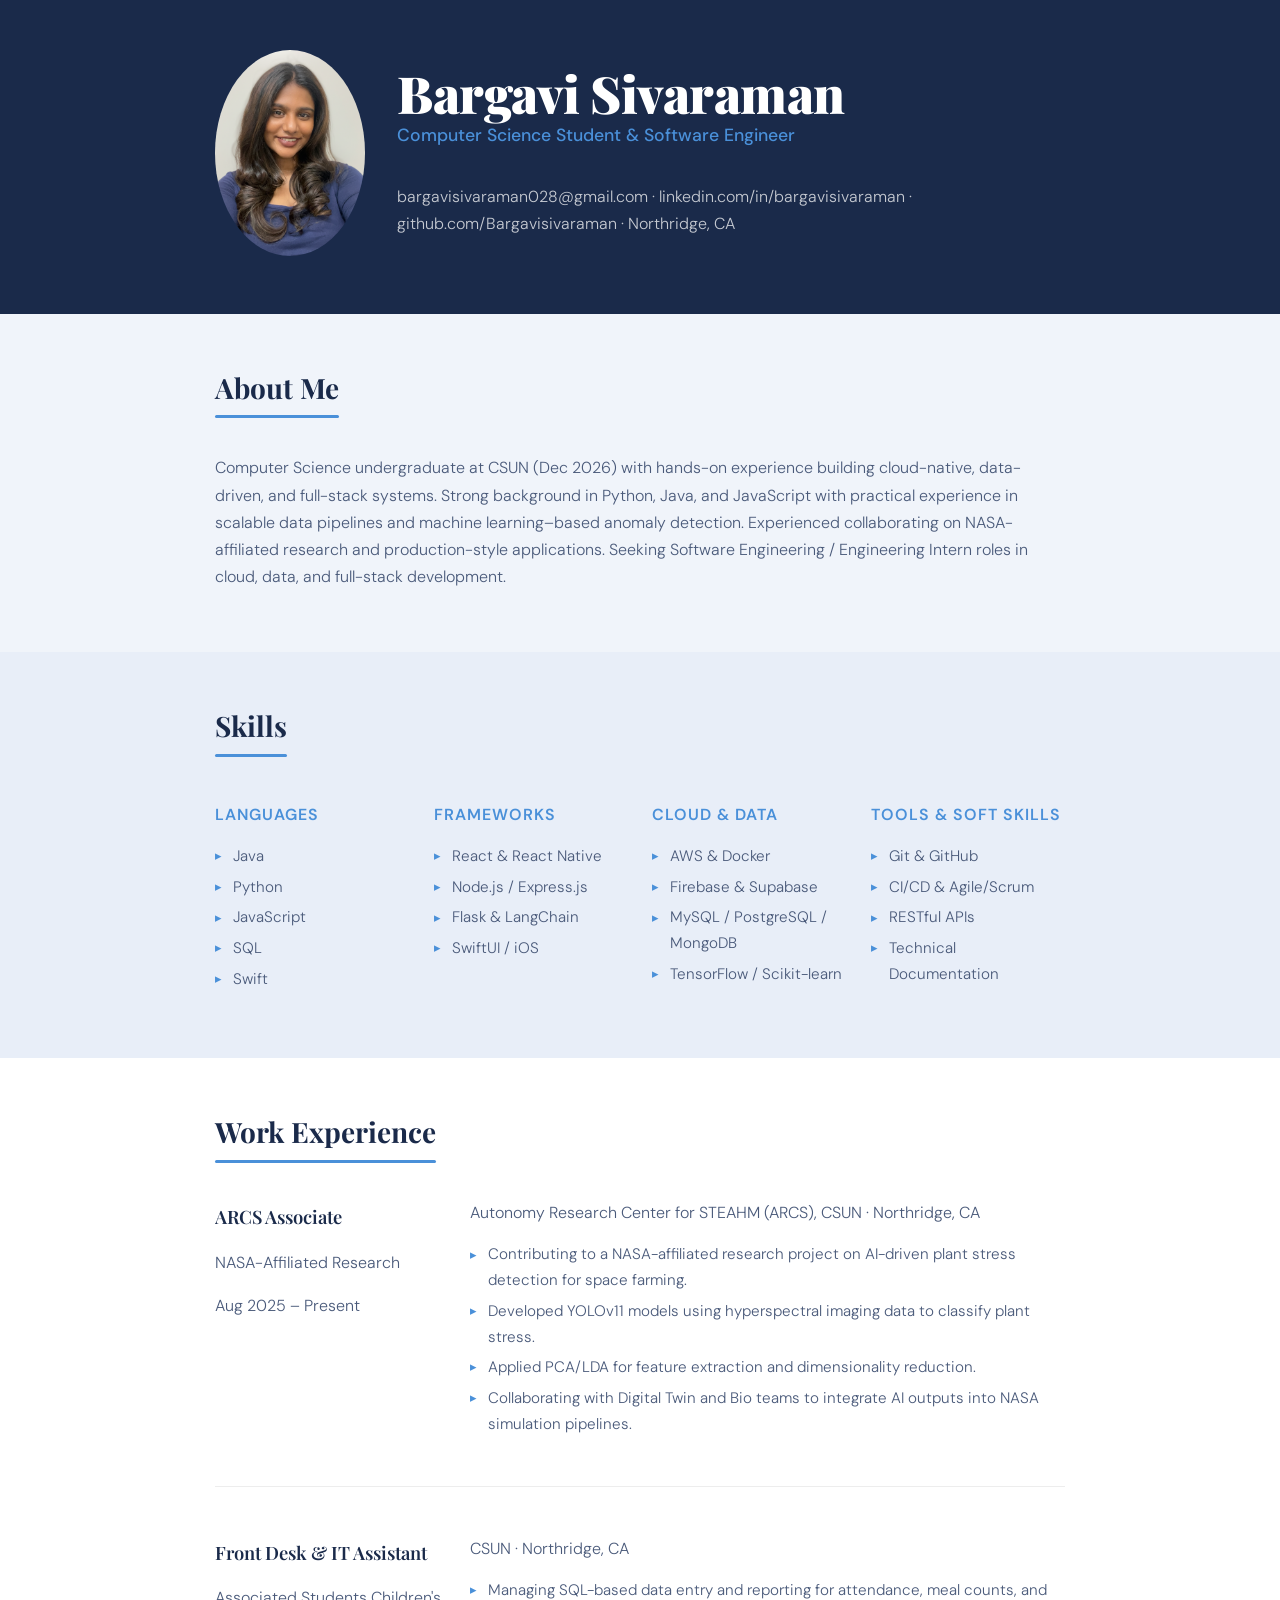
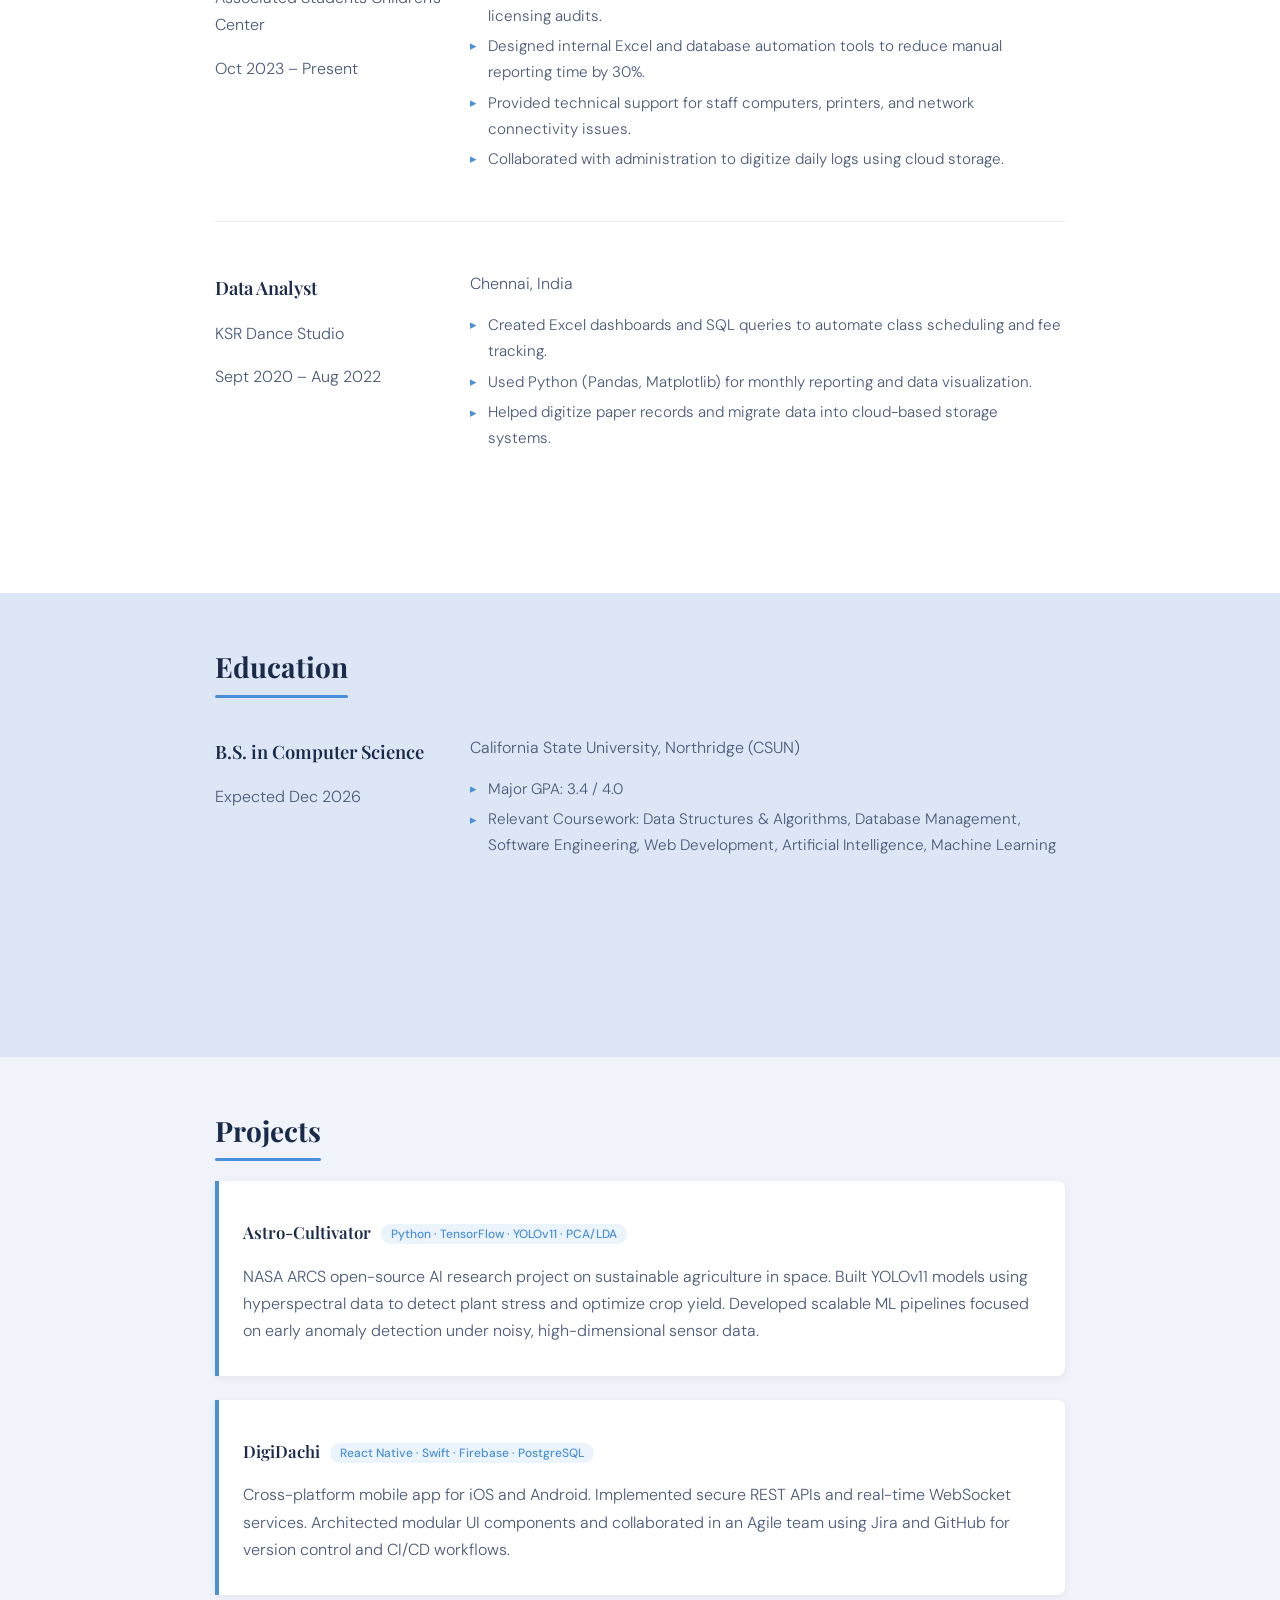
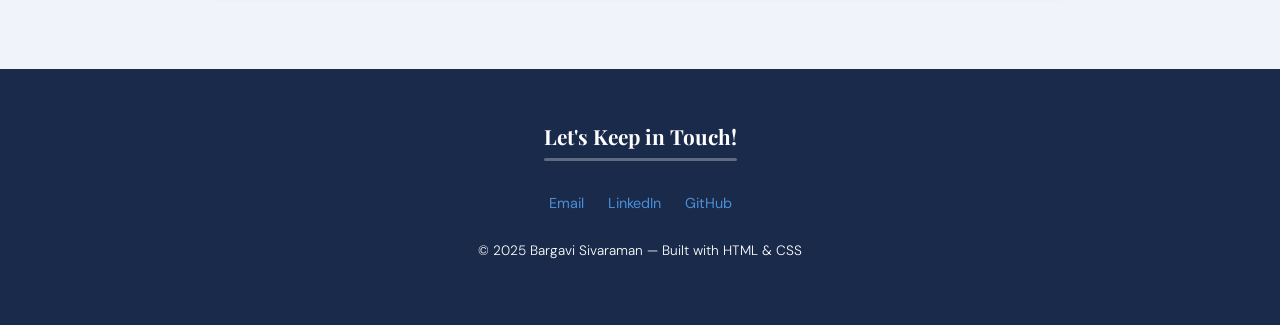
<file: index.html>
<!DOCTYPE html>
<html lang="en">
<head>
  <meta charset="UTF-8" />
  <meta name="viewport" content="width=device-width, initial-scale=1.0"/>
  <title>Bargavi Sivaraman | Resume</title>
  <link rel="preconnect" href="https://fonts.googleapis.com">
  <link rel="preconnect" href="https://fonts.gstatic.com" crossorigin>
  <link href="https://fonts.googleapis.com/css2?family=Playfair+Display:wght@400;600;700;900&family=DM+Sans:wght@300;400;500;600&display=swap" rel="stylesheet">
  <link rel="stylesheet" href="css/styles.css">
</head>
<body>

  <header class="site-header">
    <div class="content-wrap">
      <div class="column-narrow">
        <img src="images/profile.jpg" alt="Bargavi Sivaraman" class="profile-img">
      </div>
      <div class="column-wide">
        <h1>Bargavi Sivaraman</h1>
        <h2>Computer Science Student & Software Engineer</h2>
        <p>bargavisivaraman028@gmail.com · linkedin.com/in/bargavisivaraman · github.com/Bargavisivaraman · Northridge, CA</p>
      </div>
    </div>
  </header>

  <section class="summary-section">
    <div class="content-wrap">
      <h2>About Me</h2>
      <p>Computer Science undergraduate at CSUN (Dec 2026) with hands-on experience building cloud-native, data-driven, and full-stack systems. Strong background in Python, Java, and JavaScript with practical experience in scalable data pipelines and machine learning–based anomaly detection. Experienced collaborating on NASA-affiliated research and production-style applications. Seeking Software Engineering / Engineering Intern roles in cloud, data, and full-stack development.</p>
    </div>
  </section>

  <section class="skills-section">
    <div class="content-wrap">
      <h2>Skills</h2>
      <div class="skills-grid">
        <div class="skill-group">
          <h3>Languages</h3>
          <ul>
            <li>Java</li>
            <li>Python</li>
            <li>JavaScript</li>
            <li>SQL</li>
            <li>Swift</li>
          </ul>
        </div>
        <div class="skill-group">
          <h3>Frameworks</h3>
          <ul>
            <li>React &amp; React Native</li>
            <li>Node.js / Express.js</li>
            <li>Flask &amp; LangChain</li>
            <li>SwiftUI / iOS</li>
          </ul>
        </div>
        <div class="skill-group">
          <h3>Cloud &amp; Data</h3>
          <ul>
            <li>AWS &amp; Docker</li>
            <li>Firebase &amp; Supabase</li>
            <li>MySQL / PostgreSQL / MongoDB</li>
            <li>TensorFlow / Scikit-learn</li>
          </ul>
        </div>
        <div class="skill-group">
          <h3>Tools &amp; Soft Skills</h3>
          <ul>
            <li>Git &amp; GitHub</li>
            <li>CI/CD &amp; Agile/Scrum</li>
            <li>RESTful APIs</li>
            <li>Technical Documentation</li>
          </ul>
        </div>
      </div>
    </div>
  </section>

  <section class="work-section">
    <div class="content-wrap">
      <h2>Work Experience</h2>

      <article class="job">
        <div class="column-narrow">
          <h3>ARCS Associate</h3>
          <p>NASA-Affiliated Research</p>
          <p>Aug 2025 – Present</p>
        </div>
        <div class="column-wide">
          <p>Autonomy Research Center for STEAHM (ARCS), CSUN · Northridge, CA</p>
          <ul>
            <li>Contributing to a NASA-affiliated research project on AI-driven plant stress detection for space farming.</li>
            <li>Developed YOLOv11 models using hyperspectral imaging data to classify plant stress.</li>
            <li>Applied PCA/LDA for feature extraction and dimensionality reduction.</li>
            <li>Collaborating with Digital Twin and Bio teams to integrate AI outputs into NASA simulation pipelines.</li>
          </ul>
        </div>
      </article>

      <article class="job">
        <div class="column-narrow">
          <h3>Front Desk &amp; IT Assistant</h3>
          <p>Associated Students Children's Center</p>
          <p>Oct 2023 – Present</p>
        </div>
        <div class="column-wide">
          <p>CSUN · Northridge, CA</p>
          <ul>
            <li>Managing SQL-based data entry and reporting for attendance, meal counts, and licensing audits.</li>
            <li>Designed internal Excel and database automation tools to reduce manual reporting time by 30%.</li>
            <li>Provided technical support for staff computers, printers, and network connectivity issues.</li>
            <li>Collaborated with administration to digitize daily logs using cloud storage.</li>
          </ul>
        </div>
      </article>

      <article class="job">
        <div class="column-narrow">
          <h3>Data Analyst</h3>
          <p>KSR Dance Studio</p>
          <p>Sept 2020 – Aug 2022</p>
        </div>
        <div class="column-wide">
          <p>Chennai, India</p>
          <ul>
            <li>Created Excel dashboards and SQL queries to automate class scheduling and fee tracking.</li>
            <li>Used Python (Pandas, Matplotlib) for monthly reporting and data visualization.</li>
            <li>Helped digitize paper records and migrate data into cloud-based storage systems.</li>
          </ul>
        </div>
      </article>
    </div>
  </section>

  <section class="education-section">
    <div class="content-wrap">
      <h2>Education</h2>

      <article class="edu-item">
        <div class="column-narrow">
          <h3>B.S. in Computer Science</h3>
          <p>Expected Dec 2026</p>
        </div>
        <div class="column-wide">
          <p>California State University, Northridge (CSUN)</p>
          <ul>
            <li>Major GPA: 3.4 / 4.0</li>
            <li>Relevant Coursework: Data Structures &amp; Algorithms, Database Management, Software Engineering, Web Development, Artificial Intelligence, Machine Learning</li>
          </ul>
        </div>
      </article>
    </div>
  </section>

  <section class="projects-section">
    <div class="content-wrap">
      <h2>Projects</h2>

      <article class="project-item">
        <h3>Astro-Cultivator <span class="project-tag">Python · TensorFlow · YOLOv11 · PCA/LDA</span></h3>
        <p>NASA ARCS open-source AI research project on sustainable agriculture in space. Built YOLOv11 models using hyperspectral data to detect plant stress and optimize crop yield. Developed scalable ML pipelines focused on early anomaly detection under noisy, high-dimensional sensor data.</p>
      </article>

      <article class="project-item">
        <h3>DigiDachi <span class="project-tag">React Native · Swift · Firebase · PostgreSQL</span></h3>
        <p>Cross-platform mobile app for iOS and Android. Implemented secure REST APIs and real-time WebSocket services. Architected modular UI components and collaborated in an Agile team using Jira and GitHub for version control and CI/CD workflows.</p>
      </article>
    </div>
  </section>

  <footer class="site-footer">
    <div class="content-wrap">
      <h2>Let's Keep in Touch!</h2>
      <div class="contact-info">
        <a href="mailto:bargavisivaraman028@gmail.com">Email</a>
        <a href="https://linkedin.com/in/bargavisivaraman">LinkedIn</a>
        <a href="https://github.com/Bargavisivaraman">GitHub</a>
      </div>
      <p>&copy; 2025 Bargavi Sivaraman &mdash; Built with HTML &amp; CSS</p>
    </div>
  </footer>

</body>
</html>
</file>
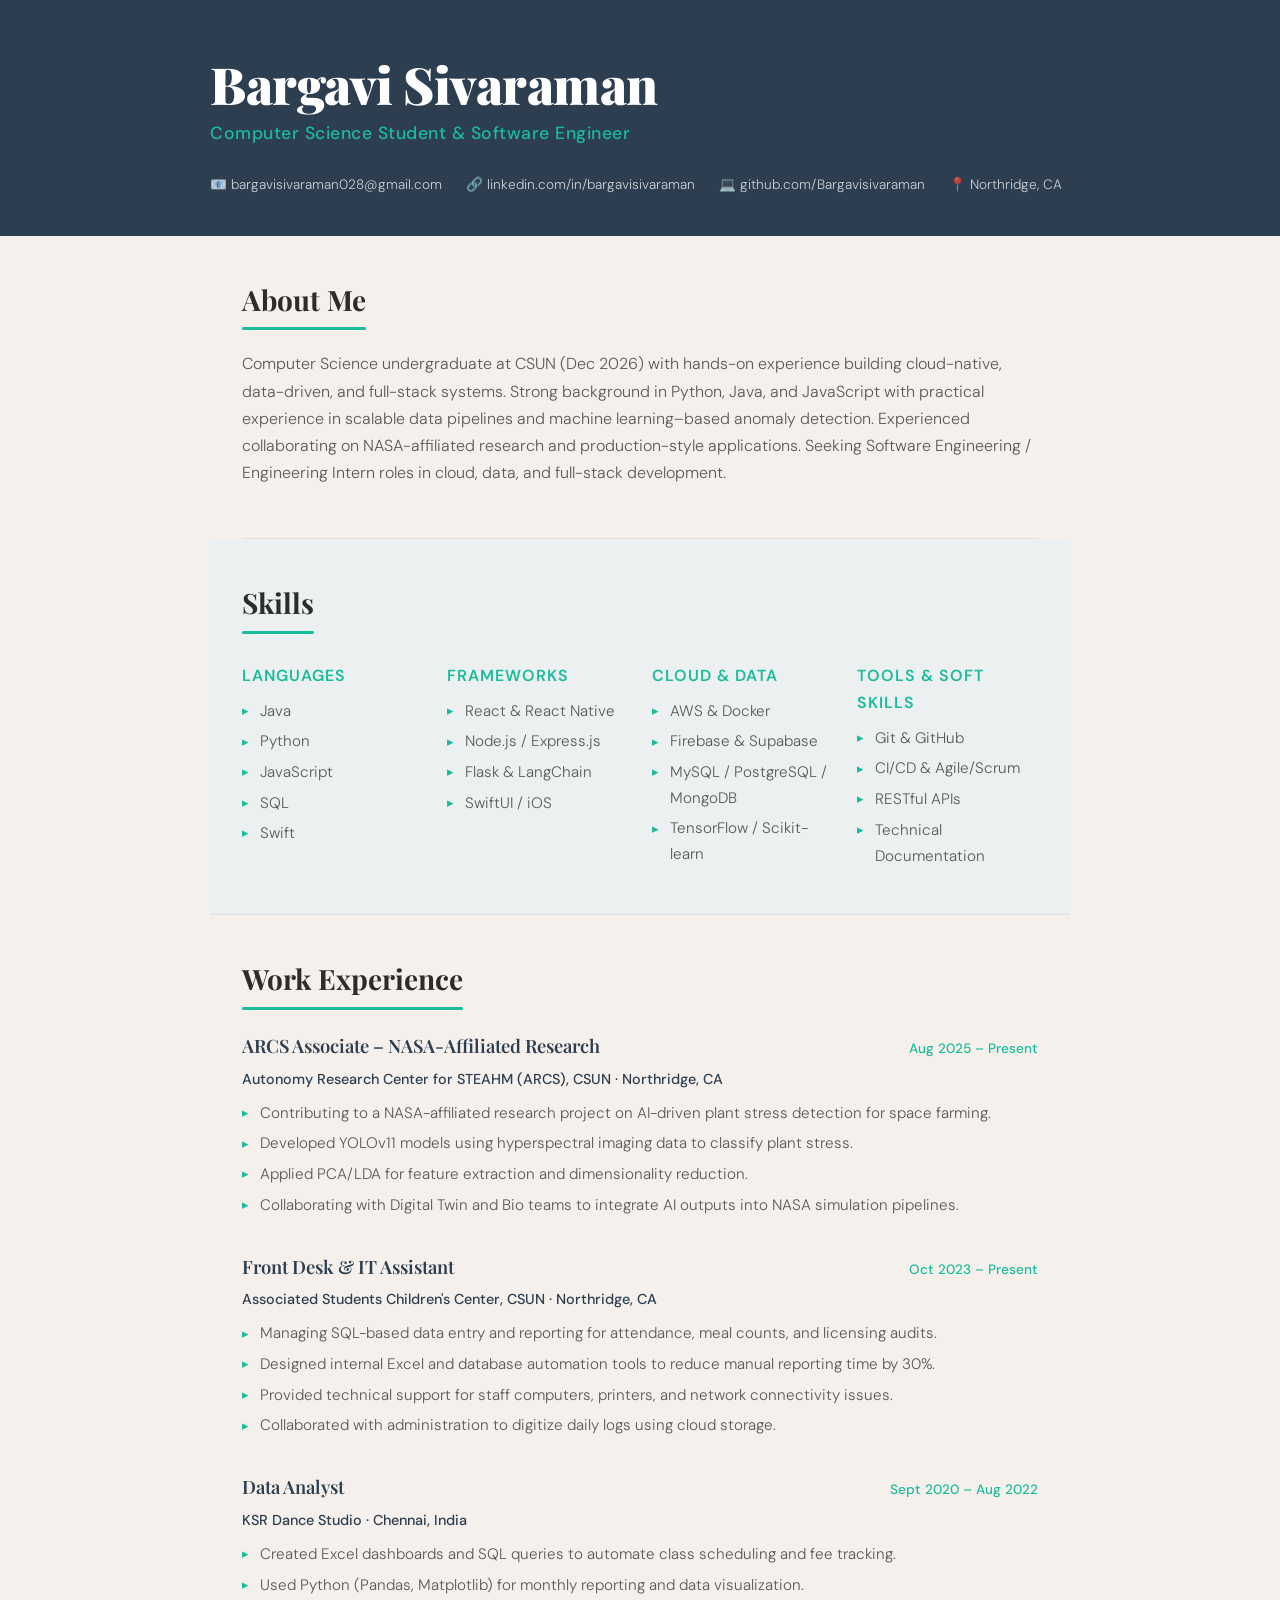
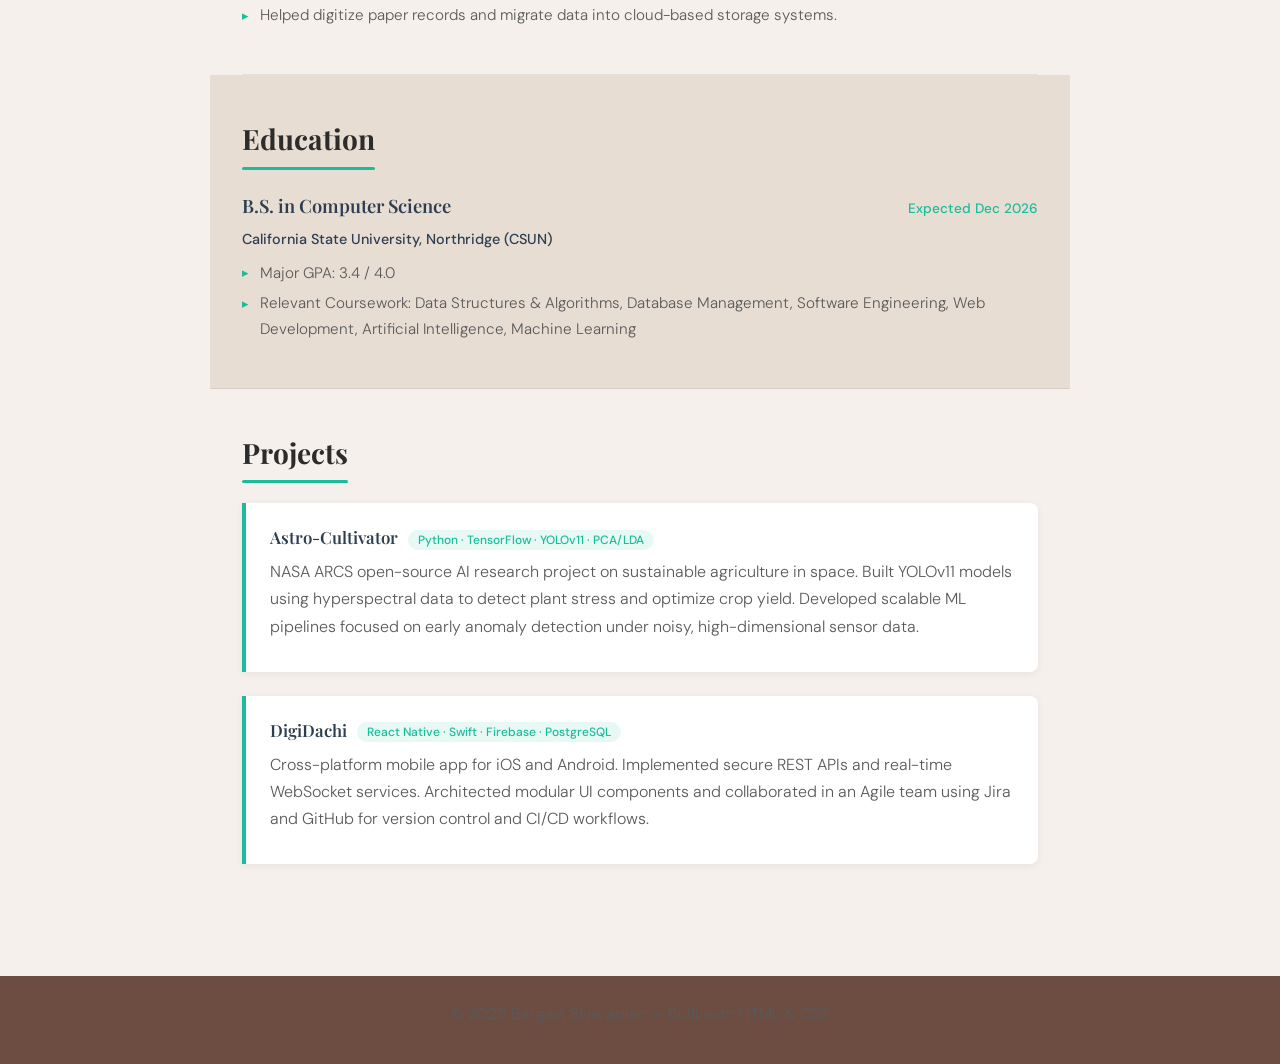
<file: homework 6/index.html>
<!DOCTYPE html>
<html lang="en">
<head>
  <meta charset="UTF-8" />
  <meta name="viewport" content="width=device-width, initial-scale=1.0"/>
  <title>Bargavi Sivaraman | Resume</title>

  <!-- Google Fonts: Playfair Display + DM Sans -->
  <link rel="preconnect" href="https://fonts.googleapis.com">
  <link rel="preconnect" href="https://fonts.gstatic.com" crossorigin>
  <link href="https://fonts.googleapis.com/css2?family=Playfair+Display:wght@400;600;700;900&family=DM+Sans:wght@300;400;500;600&display=swap" rel="stylesheet">

  <!-- External Stylesheet -->
  <link rel="stylesheet" href="css/styles.css">
</head>
<body>

  <header class="site-header">
    <div class="header-inner">
      <h1>Bargavi Sivaraman</h1>
      <p class="tagline">Computer Science Student & Software Engineer</p>
      <div class="contact-bar">
        <span>📧 bargavisivaraman028@gmail.com</span>
        <span>🔗 linkedin.com/in/bargavisivaraman</span>
        <span>💻 github.com/Bargavisivaraman</span>
        <span>📍 Northridge, CA</span>
      </div>
    </div>
  </header>

  <main class="container">

    <section class="section summary-section">
      <h2>About Me</h2>
      <p>Computer Science undergraduate at CSUN (Dec 2026) with hands-on experience building cloud-native, data-driven, and full-stack systems. Strong background in Python, Java, and JavaScript with practical experience in scalable data pipelines and machine learning–based anomaly detection. Experienced collaborating on NASA-affiliated research and production-style applications. Seeking Software Engineering / Engineering Intern roles in cloud, data, and full-stack development.</p>
    </section>

    <section class="section skills-section">
      <h2>Skills</h2>
      <div class="skills-grid">
        <div class="skill-group">
          <h3>Languages</h3>
          <ul>
            <li>Java</li>
            <li>Python</li>
            <li>JavaScript</li>
            <li>SQL</li>
            <li>Swift</li>
          </ul>
        </div>
        <div class="skill-group">
          <h3>Frameworks</h3>
          <ul>
            <li>React &amp; React Native</li>
            <li>Node.js / Express.js</li>
            <li>Flask &amp; LangChain</li>
            <li>SwiftUI / iOS</li>
          </ul>
        </div>
        <div class="skill-group">
          <h3>Cloud &amp; Data</h3>
          <ul>
            <li>AWS &amp; Docker</li>
            <li>Firebase &amp; Supabase</li>
            <li>MySQL / PostgreSQL / MongoDB</li>
            <li>TensorFlow / Scikit-learn</li>
          </ul>
        </div>
        <div class="skill-group">
          <h3>Tools &amp; Soft Skills</h3>
          <ul>
            <li>Git &amp; GitHub</li>
            <li>CI/CD &amp; Agile/Scrum</li>
            <li>RESTful APIs</li>
            <li>Technical Documentation</li>
          </ul>
        </div>
      </div>
    </section>

    <section class="section work-section">
      <h2>Work Experience</h2>

      <article class="job">
        <div class="job-header">
          <h3>ARCS Associate – NASA-Affiliated Research</h3>
          <span class="job-date">Aug 2025 – Present</span>
        </div>
        <p class="job-company">Autonomy Research Center for STEAHM (ARCS), CSUN · Northridge, CA</p>
        <ul>
          <li>Contributing to a NASA-affiliated research project on AI-driven plant stress detection for space farming.</li>
          <li>Developed YOLOv11 models using hyperspectral imaging data to classify plant stress.</li>
          <li>Applied PCA/LDA for feature extraction and dimensionality reduction.</li>
          <li>Collaborating with Digital Twin and Bio teams to integrate AI outputs into NASA simulation pipelines.</li>
        </ul>
      </article>

      <article class="job">
        <div class="job-header">
          <h3>Front Desk &amp; IT Assistant</h3>
          <span class="job-date">Oct 2023 – Present</span>
        </div>
        <p class="job-company">Associated Students Children's Center, CSUN · Northridge, CA</p>
        <ul>
          <li>Managing SQL-based data entry and reporting for attendance, meal counts, and licensing audits.</li>
          <li>Designed internal Excel and database automation tools to reduce manual reporting time by 30%.</li>
          <li>Provided technical support for staff computers, printers, and network connectivity issues.</li>
          <li>Collaborated with administration to digitize daily logs using cloud storage.</li>
        </ul>
      </article>

      <article class="job">
        <div class="job-header">
          <h3>Data Analyst</h3>
          <span class="job-date">Sept 2020 – Aug 2022</span>
        </div>
        <p class="job-company">KSR Dance Studio · Chennai, India</p>
        <ul>
          <li>Created Excel dashboards and SQL queries to automate class scheduling and fee tracking.</li>
          <li>Used Python (Pandas, Matplotlib) for monthly reporting and data visualization.</li>
          <li>Helped digitize paper records and migrate data into cloud-based storage systems.</li>
        </ul>
      </article>
    </section>

    <section class="section education-section">
      <h2>Education</h2>

      <article class="edu-item">
        <div class="job-header">
          <h3>B.S. in Computer Science</h3>
          <span class="job-date">Expected Dec 2026</span>
        </div>
        <p class="job-company">California State University, Northridge (CSUN)</p>
        <ul>
          <li>Major GPA: 3.4 / 4.0</li>
          <li>Relevant Coursework: Data Structures &amp; Algorithms, Database Management, Software Engineering, Web Development, Artificial Intelligence, Machine Learning</li>
        </ul>
      </article>
    </section>

    <section class="section projects-section">
      <h2>Projects</h2>

      <article class="project-item">
        <h3>Astro-Cultivator <span class="project-tag">Python · TensorFlow · YOLOv11 · PCA/LDA</span></h3>
        <p>NASA ARCS open-source AI research project on sustainable agriculture in space. Built YOLOv11 models using hyperspectral data to detect plant stress and optimize crop yield. Developed scalable ML pipelines focused on early anomaly detection under noisy, high-dimensional sensor data.</p>
      </article>

      <article class="project-item">
        <h3>DigiDachi <span class="project-tag">React Native · Swift · Firebase · PostgreSQL</span></h3>
        <p>Cross-platform mobile app for iOS and Android. Implemented secure REST APIs and real-time WebSocket services. Architected modular UI components and collaborated in an Agile team using Jira and GitHub for version control and CI/CD workflows.</p>
      </article>
    </section>

  </main>

  <footer class="site-footer">
    <p>&copy; 2025 Bargavi Sivaraman &mdash; Built with HTML &amp; CSS</p>
  </footer>

</body>
</html>
</file>
<file: css/styles.css>
* {
  box-sizing: border-box;
}

:root {
  --color-dark:    #1a2a4a;
  --color-accent:  #4A90D9;
  --color-bg:      #f0f4fa;
  --color-sand:    #dce6f5;
  --color-light:   #e8eef8;
  --color-text:    #1a2a4a;
  --color-muted:   #4a5a7a;

  --font-display: 'Playfair Display', Georgia, serif;
  --font-body:    'DM Sans', Helvetica, sans-serif;
}

body {
  font-family: var(--font-body);
  font-weight: 400;
  font-size: 16px;
  line-height: 1.7;
  color: var(--color-text);
  background-color: var(--color-bg);
  margin: 0;
}

.content-wrap {
  max-width: 950px;
  margin: 0 auto;
  padding: 50px;
  overflow: hidden;
}

h1 {
  font-family: var(--font-display);
  font-size: 3.2rem;
  font-weight: 900;
  letter-spacing: -0.5px;
  line-height: 1.1;
  margin: 0;
}

h2 {
  font-family: var(--font-display);
  font-size: 1.75rem;
  font-weight: 700;
  margin-top: 0;
  margin-bottom: 1.25rem;
  position: relative;
  display: inline-block;
}

h2::after {
  content: '';
  display: block;
  height: 3px;
  width: 100%;
  background: #4A90D9;
  margin-top: 4px;
  border-radius: 2px;
}

h3 {
  font-family: var(--font-display);
  font-size: 1.15rem;
  font-weight: 600;
  color: var(--color-dark);
  margin-bottom: 0.2rem;
}

p {
  font-family: var(--font-body);
  font-weight: 300;
  font-size: 1rem;
  color: var(--color-muted);
  margin-bottom: 0.75rem;
}

ul {
  list-style: none;
  padding-left: 0;
}

ul li {
  font-family: var(--font-body);
  font-size: 0.95rem;
  font-weight: 300;
  color: var(--color-muted);
  padding-left: 1.2em;
  position: relative;
  margin-bottom: 0.3rem;
}

ul li::before {
  content: '▸';
  position: absolute;
  left: 0;
  color: var(--color-accent);
  font-size: 0.8rem;
  top: 0.1em;
}

.column-narrow {
  width: 30%;
  float: left;
  padding-right: 3%;
  min-height: 175px;
}

.column-wide {
  width: 70%;
  float: left;
  min-height: 225px;
}

.site-header {
  background-color: var(--color-dark);
  color: #fff;
}

.site-header .content-wrap {
  display: flex;
  align-items: center;
  gap: 2rem;
}

.site-header .column-narrow,
.site-header .column-wide {
  float: none;
  min-height: unset;
}

.site-header .column-narrow {
  width: auto;
  padding-right: 0;
  flex-shrink: 0;
}

.site-header .column-wide {
  width: auto;
  flex: 1;
}

.site-header h1 {
  color: #fff;
}

.site-header h2 {
  color: #4A90D9;
  font-size: 1.1rem;
  font-weight: 500;
  font-family: var(--font-body);
  margin: 0 0 1rem 0;
}

.site-header h2::after {
  display: none;
}

.site-header p {
  color: rgba(255,255,255,0.75);
  font-weight: 300;
}

.profile-img {
  border-radius: 50%;
  width: 150px;
}

.summary-section   { background-color: var(--color-bg); }
.skills-section    { background-color: var(--color-light); }
.work-section      { background-color: #ffffff; }
.education-section { background-color: var(--color-sand); }
.projects-section  { background-color: var(--color-bg); }

.skills-grid {
  display: grid;
  grid-template-columns: repeat(auto-fit, minmax(180px, 1fr));
  gap: 1.5rem;
  margin-top: 0.5rem;
}

.skill-group h3 {
  font-size: 1rem;
  font-weight: 600;
  color: var(--color-accent);
  text-transform: uppercase;
  letter-spacing: 1px;
  margin-bottom: 0.6rem;
  font-family: var(--font-body);
}

.job, .edu-item {
  overflow: hidden;
  margin-bottom: 2rem;
  padding-bottom: 2rem;
  border-bottom: 1px solid rgba(0,0,0,0.07);
}

.job:last-child, .edu-item:last-child {
  border-bottom: none;
}

.project-item {
  margin-bottom: 1.5rem;
  padding: 1.25rem 1.5rem;
  background: #fff;
  border-left: 4px solid var(--color-accent);
  border-radius: 0 8px 8px 0;
  box-shadow: 0 2px 8px rgba(0,0,0,0.06);
}

.project-item h3 {
  margin-bottom: 0.4rem;
  font-size: 1.05rem;
}

.project-tag {
  font-family: var(--font-body);
  font-size: 0.75rem;
  font-weight: 500;
  color: var(--color-accent);
  background: rgba(74,144,217,0.1);
  border-radius: 20px;
  padding: 2px 10px;
  margin-left: 6px;
  vertical-align: middle;
}

footer {
  text-align: center;
}

.site-footer {
  background-color: var(--color-dark);
  color: #ffffff;
}

.site-footer h2 {
  color: #ffffff;
  font-size: 1.3rem;
}

.site-footer h2::after {
  background: rgba(255,255,255,0.3);
}

.site-footer p {
  color: #ffffff;
  font-size: 0.85rem;
}

.contact-info a {
  padding: 10px;
  display: inline-block;
  color: #4A90D9;
  text-decoration: none;
  font-family: var(--font-body);
  font-size: 0.9rem;
}

.contact-info a:hover {
  color: #fff;
}

@media (max-width: 600px) {
  h1 { font-size: 2.2rem; }
  h2 { font-size: 1.4rem; }
  .column-narrow, .column-wide { width: 100%; float: none; }
  .content-wrap { padding: 25px; }
}
</file>
<file: homework 6/css/styles.css>
:root {
  --color-dark:    #2C3E50;
  --color-accent:  #1ABC9C;
  --color-bg:      #F5F0EB;
  --color-sand:    #E8DDD3;
  --color-brown:   #6D4C41;
  --color-light:   #ECF0F1;
  --color-text:    #2C2C2C;
  --color-muted:   #5a5a5a;
  --font-display: 'Playfair Display', Georgia, serif;
  --font-body:    'DM Sans', Helvetica, sans-serif;
}
*, *::before, *::after { box-sizing: border-box; margin: 0; padding: 0; }
body { font-family: var(--font-body); font-weight: 400; font-size: 16px; line-height: 1.7; color: var(--color-text); background-color: var(--color-bg); }
h1 { font-family: var(--font-display); font-size: 3.2rem; font-weight: 900; letter-spacing: -0.5px; line-height: 1.1; }
h2 { font-family: var(--font-display); font-size: 1.75rem; font-weight: 700; margin-bottom: 1.25rem; position: relative; display: inline-block; }
h2::after { content: ''; display: block; height: 3px; width: 100%; background: var(--color-accent); margin-top: 4px; border-radius: 2px; }
h3 { font-family: var(--font-display); font-size: 1.15rem; font-weight: 600; color: var(--color-dark); margin-bottom: 0.2rem; }
p { font-family: var(--font-body); font-weight: 300; font-size: 1rem; color: var(--color-muted); margin-bottom: 0.75rem; }
ul { list-style: none; padding-left: 0; }
ul li { font-family: var(--font-body); font-size: 0.95rem; font-weight: 300; color: var(--color-muted); padding-left: 1.2em; position: relative; margin-bottom: 0.3rem; }
ul li::before { content: '▸'; position: absolute; left: 0; color: var(--color-accent); font-size: 0.8rem; top: 0.1em; }
.container { max-width: 860px; margin: 0 auto; padding: 0 2rem 3rem; }
.site-header { background-color: var(--color-dark); color: #fff; padding: 3.5rem 2rem 2.5rem; }
.header-inner { max-width: 860px; margin: 0 auto; }
.site-header h1 { color: #fff; margin-bottom: 0.4rem; }
.tagline { font-family: var(--font-body); font-weight: 500; font-size: 1.1rem; color: var(--color-accent); margin-bottom: 1.5rem; letter-spacing: 0.5px; }
.contact-bar { display: flex; flex-wrap: wrap; gap: 0.6rem 1.5rem; font-family: var(--font-body); font-size: 0.85rem; font-weight: 300; color: rgba(255,255,255,0.75); }
.section { padding: 2.5rem 0; border-bottom: 1px solid rgba(0,0,0,0.07); }
.section:last-child { border-bottom: none; }
.summary-section { background-color: var(--color-bg); }
.skills-section { background-color: var(--color-light); margin: 0 -2rem; padding: 2.5rem 2rem; }
.work-section { background-color: var(--color-bg); }
.education-section { background-color: var(--color-sand); margin: 0 -2rem; padding: 2.5rem 2rem; }
.projects-section { background-color: var(--color-bg); }
.skills-grid { display: grid; grid-template-columns: repeat(auto-fit, minmax(180px, 1fr)); gap: 1.5rem; margin-top: 0.5rem; }
.skill-group h3 { font-size: 1rem; font-weight: 600; color: var(--color-accent); text-transform: uppercase; letter-spacing: 1px; margin-bottom: 0.6rem; font-family: var(--font-body); }
.job, .edu-item { margin-bottom: 2rem; }
.job:last-child, .edu-item:last-child { margin-bottom: 0; }
.job-header { display: flex; justify-content: space-between; align-items: baseline; flex-wrap: wrap; gap: 0.25rem; margin-bottom: 0.15rem; }
.job-date { font-family: var(--font-body); font-size: 0.85rem; font-weight: 500; color: var(--color-accent); white-space: nowrap; }
.job-company { font-family: var(--font-body); font-weight: 500; font-size: 0.9rem; color: var(--color-dark); margin-bottom: 0.6rem; }
.project-item { margin-bottom: 1.5rem; padding: 1.25rem 1.5rem; background: #fff; border-left: 4px solid var(--color-accent); border-radius: 0 8px 8px 0; box-shadow: 0 2px 8px rgba(0,0,0,0.06); }
.project-item h3 { margin-bottom: 0.4rem; font-size: 1.05rem; }
.project-tag { font-family: var(--font-body); font-size: 0.75rem; font-weight: 500; color: var(--color-accent); background: rgba(26,188,156,0.1); border-radius: 20px; padding: 2px 10px; margin-left: 6px; vertical-align: middle; }
.site-footer { background-color: var(--color-brown); color: rgba(255,255,255,0.8); text-align: center; padding: 1.5rem 2rem; font-family: var(--font-body); font-size: 0.85rem; font-weight: 300; }
@media (max-width: 600px) { h1 { font-size: 2.2rem; } h2 { font-size: 1.4rem; } .job-header { flex-direction: column; } .contact-bar { flex-direction: column; gap: 0.4rem; } }
</file>
